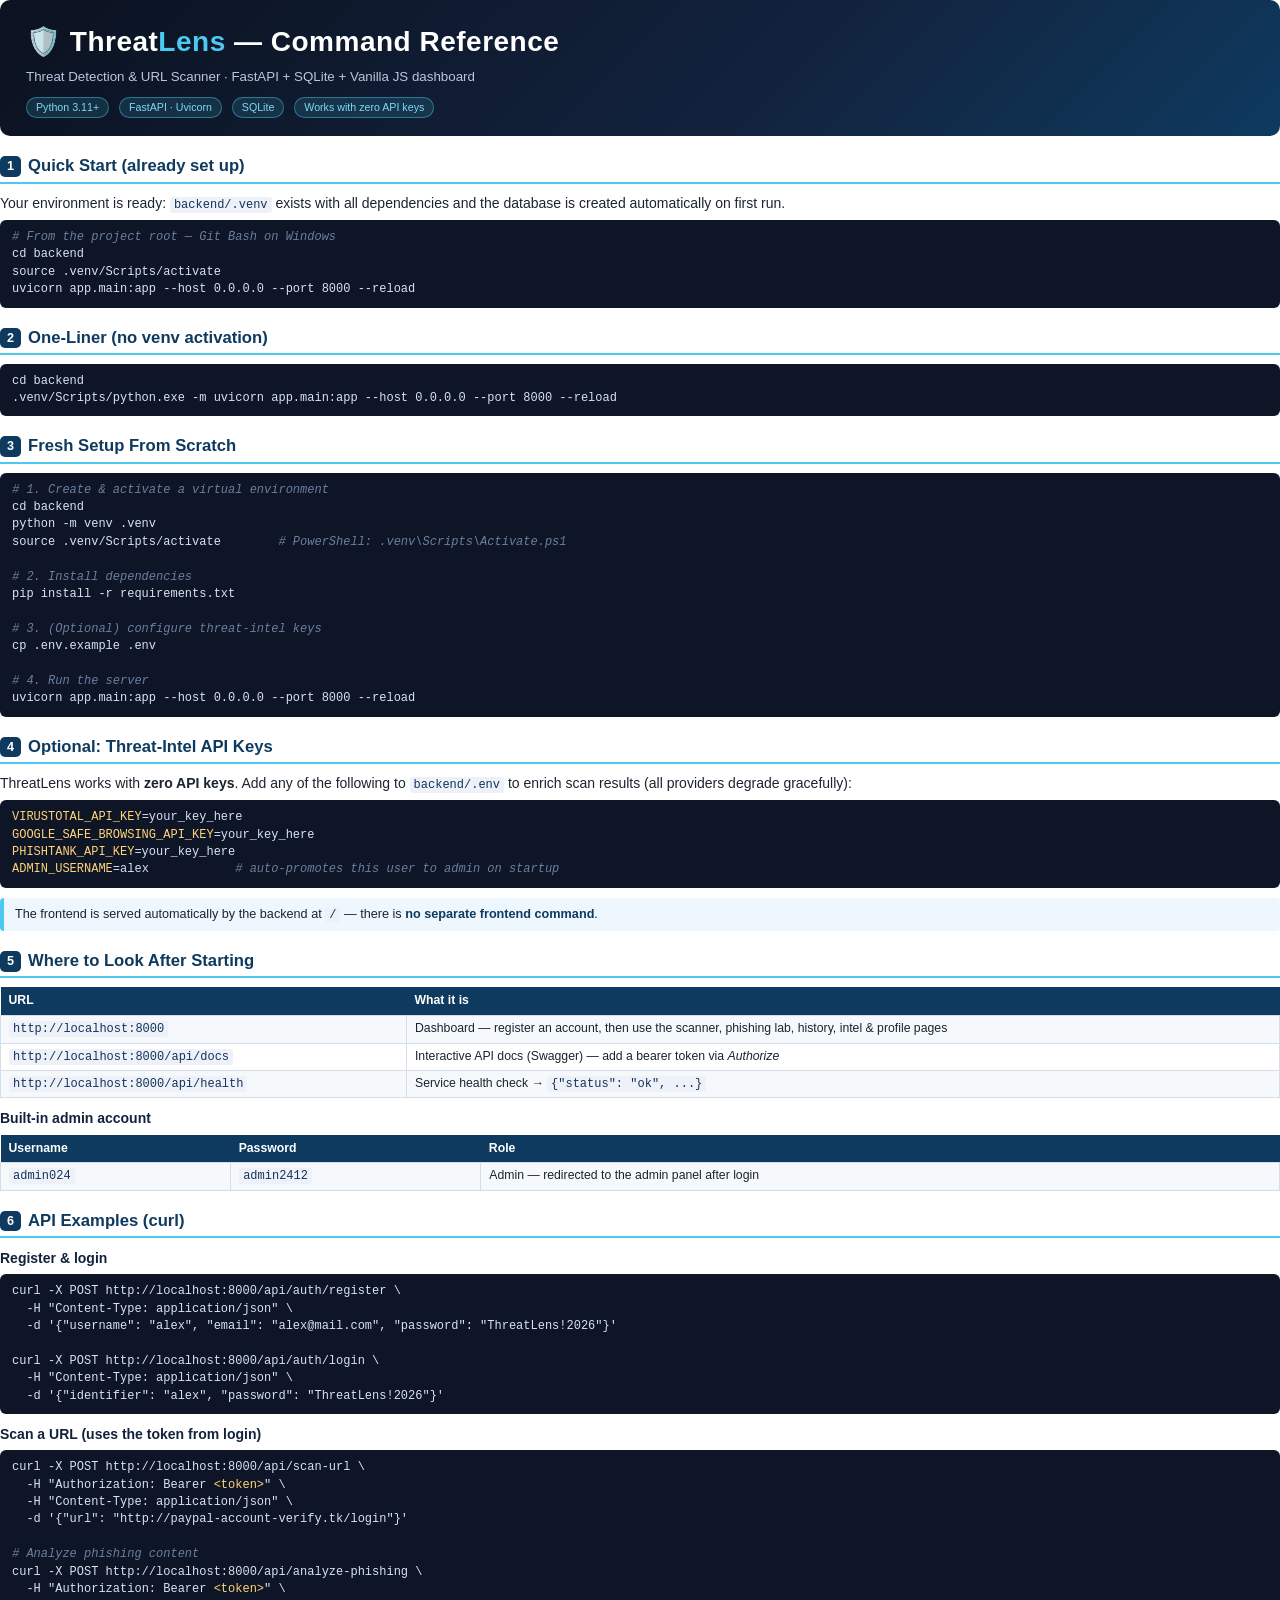
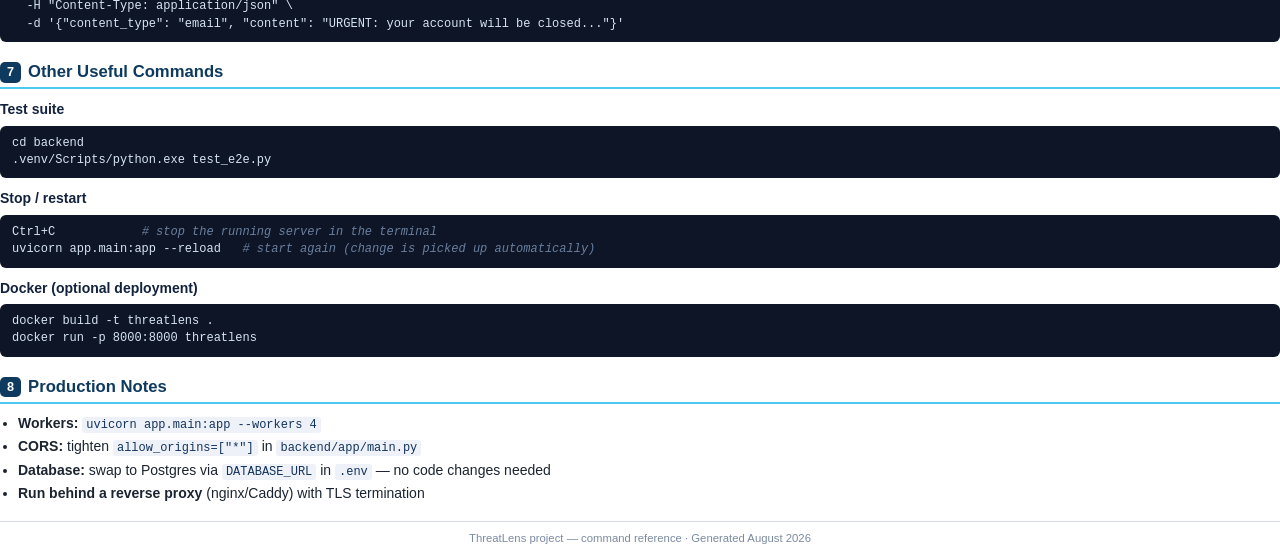
<file: ThreatLens-Commands.html>
<!DOCTYPE html>
<html lang="en">
<head>
<meta charset="UTF-8">
<title>ThreatLens — Command Reference</title>
<style>
  @page {
    size: A4;
    margin: 14mm 13mm 16mm 13mm;
  }
  * { box-sizing: border-box; margin: 0; padding: 0; }
  body {
    font-family: "Segoe UI", "Calibri", Arial, sans-serif;
    font-size: 10.5pt;
    color: #1b2430;
    background: #ffffff;
    line-height: 1.45;
  }
  /* ---------- Header ---------- */
  .hero {
    background: linear-gradient(135deg, #0b1220 0%, #12223d 60%, #0e3a5f 100%);
    color: #fff;
    border-radius: 10px;
    padding: 22px 26px 18px 26px;
    margin-bottom: 16px;
  }
  .hero h1 { font-size: 21pt; letter-spacing: .5px; margin-bottom: 4px; }
  .hero h1 span { color: #4cc9f0; }
  .hero p { color: #b8c7dd; font-size: 10pt; }
  .hero .badges { margin-top: 10px; }
  .badge {
    display: inline-block;
    background: rgba(76,201,240,.14);
    border: 1px solid rgba(76,201,240,.45);
    color: #7dd8f5;
    font-size: 8pt;
    padding: 2px 9px;
    border-radius: 20px;
    margin-right: 6px;
  }
  /* ---------- Sections ---------- */
  h2 {
    font-size: 12.5pt;
    color: #0e3a5f;
    border-bottom: 2px solid #4cc9f0;
    padding-bottom: 3px;
    margin: 18px 0 9px 0;
  }
  h2 .num {
    display: inline-block;
    background: #0e3a5f;
    color: #fff;
    border-radius: 5px;
    font-size: 9.5pt;
    padding: 1px 7px;
    margin-right: 7px;
    vertical-align: 1px;
  }
  h3 {
    font-size: 10.5pt;
    color: #12223d;
    margin: 10px 0 4px 0;
  }
  p { margin: 4px 0; }
  ul { margin: 4px 0 6px 18px; }
  li { margin: 2px 0; }
  a { color: #0e6aa8; text-decoration: none; }
  .note {
    background: #eef7fd;
    border-left: 4px solid #4cc9f0;
    border-radius: 4px;
    padding: 7px 11px;
    margin: 8px 0;
    font-size: 9.5pt;
  }
  .note.warn { background: #fdf3e7; border-left-color: #f0a04c; }
  .note.green { background: #edf8ef; border-left-color: #4caf7d; }
  .note strong { color: #0e3a5f; }
  /* ---------- Code blocks ---------- */
  pre {
    background: #0d1526;
    color: #d7e3f4;
    font-family: "Cascadia Code", "Consolas", "Courier New", monospace;
    font-size: 9pt;
    border-radius: 6px;
    padding: 9px 12px;
    margin: 6px 0 10px 0;
    white-space: pre-wrap;
    word-break: break-word;
    page-break-inside: avoid;
  }
  pre .c  { color: #6b7f9e; font-style: italic; }   /* comment */
  pre .v  { color: #ffd479; }                        /* variable/placeholder */
  pre .ok { color: #4caf7d; }
  code {
    font-family: "Cascadia Code", "Consolas", "Courier New", monospace;
    font-size: 9pt;
    background: #eef2f8;
    color: #12335c;
    border-radius: 3px;
    padding: 1px 4px;
  }
  /* ---------- Tables ---------- */
  table {
    width: 100%;
    border-collapse: collapse;
    font-size: 9.2pt;
    margin: 6px 0 10px 0;
  }
  th {
    background: #0e3a5f;
    color: #fff;
    text-align: left;
    padding: 5px 8px;
    font-weight: 600;
  }
  td {
    border: 1px solid #d4dde8;
    padding: 4px 8px;
    vertical-align: top;
  }
  tr:nth-child(even) td { background: #f6f9fc; }
  /* ---------- Footer ---------- */
  .footer {
    margin-top: 18px;
    padding-top: 8px;
    border-top: 1px solid #d4dde8;
    font-size: 8.5pt;
    color: #7c8aa0;
    text-align: center;
  }
</style>
</head>
<body>

<div class="hero">
  <h1>🛡️ Threat<span>Lens</span> — Command Reference</h1>
  <p>Threat Detection &amp; URL Scanner · FastAPI + SQLite + Vanilla JS dashboard</p>
  <div class="badges">
    <span class="badge">Python 3.11+</span>
    <span class="badge">FastAPI · Uvicorn</span>
    <span class="badge">SQLite</span>
    <span class="badge">Works with zero API keys</span>
  </div>
</div>

<h2><span class="num">1</span>Quick Start (already set up)</h2>
<p>Your environment is ready: <code>backend/.venv</code> exists with all dependencies and the
database is created automatically on first run.</p>
<pre><span class="c"># From the project root — Git Bash on Windows</span>
cd backend
source .venv/Scripts/activate
uvicorn app.main:app --host 0.0.0.0 --port 8000 --reload</pre>

<h2><span class="num">2</span>One-Liner (no venv activation)</h2>
<pre>cd backend
.venv/Scripts/python.exe -m uvicorn app.main:app --host 0.0.0.0 --port 8000 --reload</pre>

<h2><span class="num">3</span>Fresh Setup From Scratch</h2>
<pre><span class="c"># 1. Create &amp; activate a virtual environment</span>
cd backend
python -m venv .venv
source .venv/Scripts/activate        <span class="c"># PowerShell: .venv\Scripts\Activate.ps1</span>

<span class="c"># 2. Install dependencies</span>
pip install -r requirements.txt

<span class="c"># 3. (Optional) configure threat-intel keys</span>
cp .env.example .env

<span class="c"># 4. Run the server</span>
uvicorn app.main:app --host 0.0.0.0 --port 8000 --reload</pre>

<h2><span class="num">4</span>Optional: Threat-Intel API Keys</h2>
<p>ThreatLens works with <strong>zero API keys</strong>. Add any of the following to
<code>backend/.env</code> to enrich scan results (all providers degrade gracefully):</p>
<pre><span class="v">VIRUSTOTAL_API_KEY</span>=your_key_here
<span class="v">GOOGLE_SAFE_BROWSING_API_KEY</span>=your_key_here
<span class="v">PHISHTANK_API_KEY</span>=your_key_here
<span class="v">ADMIN_USERNAME</span>=alex            <span class="c"># auto-promotes this user to admin on startup</span></pre>
<p class="note">The frontend is served automatically by the backend at <code>/</code> —
there is <strong>no separate frontend command</strong>.</p>

<h2><span class="num">5</span>Where to Look After Starting</h2>
<table>
  <tr><th>URL</th><th>What it is</th></tr>
  <tr><td><code>http://localhost:8000</code></td><td>Dashboard — register an account, then use the scanner, phishing lab, history, intel &amp; profile pages</td></tr>
  <tr><td><code>http://localhost:8000/api/docs</code></td><td>Interactive API docs (Swagger) — add a bearer token via <em>Authorize</em></td></tr>
  <tr><td><code>http://localhost:8000/api/health</code></td><td>Service health check → <code>{"status": "ok", ...}</code></td></tr>
</table>

<h3>Built-in admin account</h3>
<table>
  <tr><th>Username</th><th>Password</th><th>Role</th></tr>
  <tr><td><code>admin024</code></td><td><code>admin2412</code></td><td>Admin — redirected to the admin panel after login</td></tr>
</table>

<h2><span class="num">6</span>API Examples (curl)</h2>
<h3>Register &amp; login</h3>
<pre>curl -X POST http://localhost:8000/api/auth/register \
  -H "Content-Type: application/json" \
  -d '{"username": "alex", "email": "alex@mail.com", "password": "ThreatLens!2026"}'

curl -X POST http://localhost:8000/api/auth/login \
  -H "Content-Type: application/json" \
  -d '{"identifier": "alex", "password": "ThreatLens!2026"}'</pre>

<h3>Scan a URL (uses the token from login)</h3>
<pre>curl -X POST http://localhost:8000/api/scan-url \
  -H "Authorization: Bearer <span class="v">&lt;token&gt;</span>" \
  -H "Content-Type: application/json" \
  -d '{"url": "http://paypal-account-verify.tk/login"}'

<span class="c"># Analyze phishing content</span>
curl -X POST http://localhost:8000/api/analyze-phishing \
  -H "Authorization: Bearer <span class="v">&lt;token&gt;</span>" \
  -H "Content-Type: application/json" \
  -d '{"content_type": "email", "content": "URGENT: your account will be closed..."}'</pre>

<h2><span class="num">7</span>Other Useful Commands</h2>
<h3>Test suite</h3>
<pre>cd backend
.venv/Scripts/python.exe test_e2e.py</pre>

<h3>Stop / restart</h3>
<pre>Ctrl+C            <span class="c"># stop the running server in the terminal</span>
uvicorn app.main:app --reload   <span class="c"># start again (change is picked up automatically)</span></pre>

<h3>Docker (optional deployment)</h3>
<pre>docker build -t threatlens .
docker run -p 8000:8000 threatlens</pre>

<h2><span class="num">8</span>Production Notes</h2>
<ul>
  <li><strong>Workers:</strong> <code>uvicorn app.main:app --workers 4</code></li>
  <li><strong>CORS:</strong> tighten <code>allow_origins=["*"]</code> in <code>backend/app/main.py</code></li>
  <li><strong>Database:</strong> swap to Postgres via <code>DATABASE_URL</code> in <code>.env</code> — no code changes needed</li>
  <li><strong>Run behind a reverse proxy</strong> (nginx/Caddy) with TLS termination</li>
</ul>

<div class="footer">
  ThreatLens project — command reference · Generated August 2026
</div>

</body>
</html>
</file>
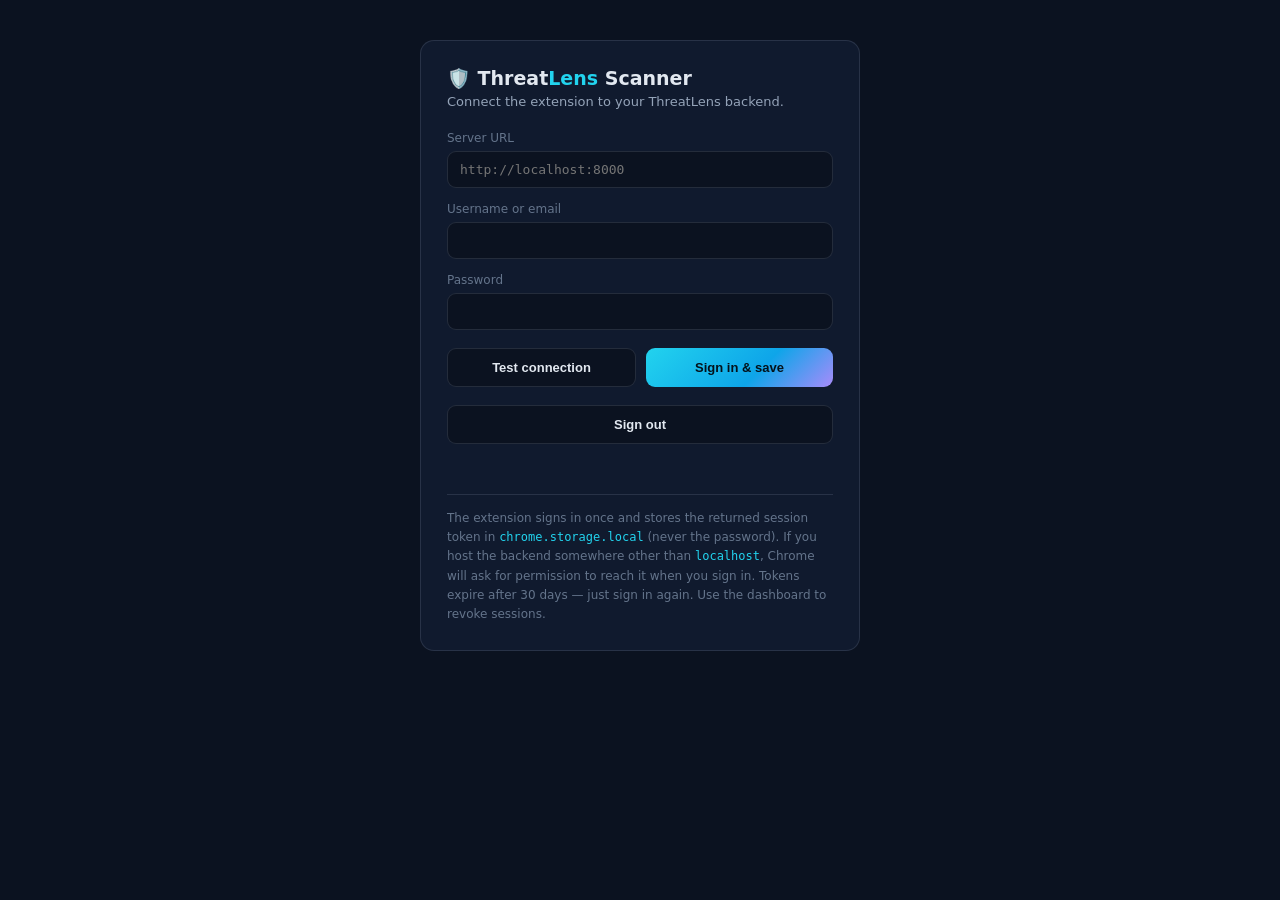
<file: extension/options.html>
<!DOCTYPE html>
<html lang="en">
<head>
<meta charset="UTF-8" />
<title>ThreatLens Scanner — Settings</title>
<style>
  :root {
    --bg: #0b1220; --panel: #101a2e; --border: rgba(148,163,184,0.18);
    --text: #e2e8f0; --dim: #94a3b8; --mute: #64748b;
    --cyan: #22d3ee; --safe: #34d399; --danger: #f87171;
  }
  * { box-sizing: border-box; margin: 0; padding: 0; }
  body {
    font-family: "Segoe UI", system-ui, sans-serif;
    background: var(--bg); color: var(--text); min-height: 100vh; padding: 40px 16px;
  }
  .card {
    max-width: 440px; margin: 0 auto; background: var(--panel);
    border: 1px solid var(--border); border-radius: 14px; padding: 26px;
  }
  h1 { font-size: 19px; margin-bottom: 4px; }
  h1 span { color: var(--cyan); }
  .sub { color: var(--dim); font-size: 13px; margin-bottom: 22px; }
  .field { margin-bottom: 14px; }
  label { display: block; font-size: 12px; color: var(--mute); margin-bottom: 6px; }
  input {
    width: 100%; background: var(--bg); color: var(--text);
    border: 1px solid var(--border); border-radius: 9px; padding: 10px 12px;
    font-size: 13px; outline: none; font-family: "Cascadia Code", Consolas, monospace;
  }
  input:focus { border-color: rgba(34, 211, 238, 0.55); }
  .row { display: flex; gap: 10px; margin-top: 18px; }
  button {
    flex: 1; border: none; cursor: pointer; border-radius: 9px; padding: 11px;
    font-weight: 600; font-size: 13px; background: var(--bg); color: var(--text);
    border: 1px solid var(--border); transition: border-color .2s, color .2s;
  }
  button:hover { color: var(--cyan); border-color: rgba(34, 211, 238, 0.5); }
  button.primary {
    background: linear-gradient(135deg, #22d3ee, #0ea5e9 60%, #a78bfa); color: #04121a; border: none;
  }
  button.primary:hover { color: #04121a; }
  button.danger:hover { color: var(--danger); border-color: rgba(248, 113, 113, 0.5); }
  #status { margin-top: 14px; font-size: 13px; color: var(--dim); min-height: 18px; }
  #status.ok { color: var(--safe); }
  .note { margin-top: 18px; padding-top: 14px; border-top: 1px solid var(--border); color: var(--mute); font-size: 12px; line-height: 1.6; }
  .note code { color: var(--cyan); }
</style>
</head>
<body>
  <div class="card">
    <h1>🛡️ Threat<span>Lens</span> Scanner</h1>
    <p class="sub">Connect the extension to your ThreatLens backend.</p>

    <div class="field">
      <label for="server">Server URL</label>
      <input id="server" type="text" placeholder="http://localhost:8000" spellcheck="false" />
    </div>
    <div class="field">
      <label for="username">Username or email</label>
      <input id="username" type="text" autocomplete="username" spellcheck="false" />
    </div>
    <div class="field">
      <label for="password">Password</label>
      <input id="password" type="password" autocomplete="current-password" />
    </div>

    <div class="row">
      <button id="testBtn">Test connection</button>
      <button id="saveBtn" class="primary">Sign in &amp; save</button>
    </div>
    <div class="row">
      <button id="signOutBtn" class="danger">Sign out</button>
    </div>

    <div id="status" role="status"></div>

    <p class="note">
      The extension signs in once and stores the returned session token in
      <code>chrome.storage.local</code> (never the password). If you host the
      backend somewhere other than <code>localhost</code>, Chrome will ask for
      permission to reach it when you sign in. Tokens expire after 30 days —
      just sign in again. Use the dashboard to revoke sessions.
    </p>
  </div>

  <script src="shared.js"></script>
  <script src="options.js"></script>
</body>
</html>
</file>
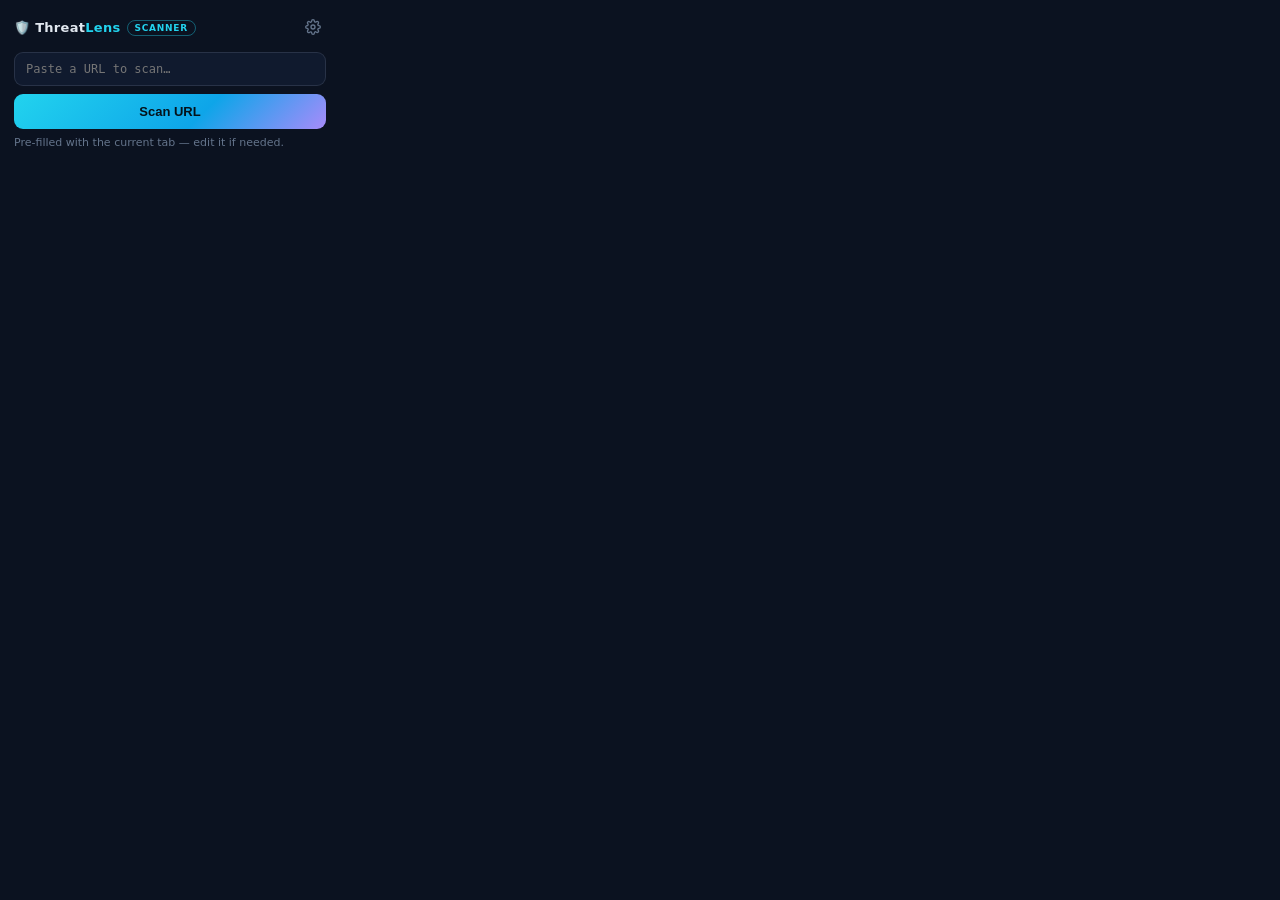
<file: extension/popup.html>
<!DOCTYPE html>
<html lang="en">
<head>
<meta charset="UTF-8" />
<style>
  :root {
    --bg: #0b1220;
    --panel: #101a2e;
    --border: rgba(148, 163, 184, 0.18);
    --text: #e2e8f0;
    --dim: #94a3b8;
    --mute: #64748b;
    --cyan: #22d3ee;
    --safe: #34d399;
    --low: #a3e635;
    --suspicious: #fbbf24;
    --danger: #f87171;
  }
  * { box-sizing: border-box; margin: 0; padding: 0; }
  body {
    width: 340px;
    font-family: "Segoe UI", system-ui, sans-serif;
    background: var(--bg);
    color: var(--text);
    font-size: 13px;
    padding: 14px;
  }
  .bar { display: flex; align-items: center; justify-content: space-between; margin-bottom: 12px; }
  .brand { font-weight: 700; letter-spacing: 0.3px; }
  .brand span { color: var(--cyan); }
  .brand .tag {
    font-size: 9px; font-weight: 600; letter-spacing: 0.08em; text-transform: uppercase;
    color: var(--cyan); border: 1px solid rgba(34, 211, 238, 0.4); border-radius: 999px;
    padding: 2px 7px; margin-left: 6px; vertical-align: 1px;
  }
  .icon-btn {
    background: transparent; border: none; color: var(--mute); cursor: pointer;
    width: 26px; height: 26px; border-radius: 6px; display: grid; place-items: center;
  }
  .icon-btn:hover { color: var(--cyan); background: rgba(34, 211, 238, 0.1); }
  .icon-btn svg { width: 16px; height: 16px; }
  .url {
    width: 100%; background: var(--panel); color: var(--text);
    border: 1px solid var(--border); border-radius: 9px; padding: 9px 11px;
    font-family: "Cascadia Code", Consolas, monospace; font-size: 12px; outline: none;
  }
  .url:focus { border-color: rgba(34, 211, 238, 0.55); }
  .btn {
    width: 100%; margin-top: 8px; border: none; cursor: pointer; border-radius: 9px;
    padding: 10px; font-weight: 600; font-size: 13px; background: var(--panel);
    color: var(--text); border: 1px solid var(--border); transition: border-color .2s, color .2s;
  }
  .btn:hover { color: var(--cyan); border-color: rgba(34, 211, 238, 0.5); }
  .btn.primary {
    background: linear-gradient(135deg, #22d3ee, #0ea5e9 60%, #a78bfa); color: #04121a; border: none;
  }
  .btn.primary:hover { color: #04121a; }
  .btn.primary:disabled { opacity: 0.6; cursor: wait; }
  .hint { color: var(--mute); font-size: 11px; margin-top: 7px; }
  .status { color: var(--dim); font-size: 12px; margin-top: 8px; min-height: 16px; }
  .warn { color: var(--suspicious); font-size: 12px; margin-top: 8px; }
  .warn a { color: var(--cyan); }
  .center { text-align: center; padding: 18px 0 8px; }
  .center p { color: var(--dim); margin-bottom: 12px; }

  .results { margin-top: 12px; }
  .ring-wrap { text-align: center; }
  .ring {
    width: 108px; height: 108px; border-radius: 50%; margin: 6px auto;
    display: grid; place-items: center; position: relative;
    background: conic-gradient(var(--safe) 0deg, rgba(148, 163, 184, 0.15) 0deg);
    transition: background 0.6s;
  }
  .ring::before {
    content: ""; position: absolute; inset: 9px; border-radius: 50%; background: var(--bg);
  }
  .ring__val { position: relative; z-index: 1; font-weight: 700; font-size: 30px; font-family: "Space Grotesk", sans-serif; }
  .ring__unit { position: relative; z-index: 1; font-size: 10px; color: var(--mute); text-align: center; margin-top: -18px; }
  .verdict {
    display: inline-block; font-weight: 700; letter-spacing: 0.08em; text-transform: uppercase;
    font-size: 11px; padding: 5px 13px; border-radius: 999px; border: 1px solid; margin-top: 6px;
  }
  .verdict.v-safe { color: var(--safe); border-color: rgba(52, 211, 153, 0.45); background: rgba(52, 211, 153, 0.1); }
  .verdict.v-low { color: var(--low); border-color: rgba(163, 230, 53, 0.45); background: rgba(163, 230, 53, 0.1); }
  .verdict.v-suspicious { color: var(--suspicious); border-color: rgba(251, 191, 36, 0.45); background: rgba(251, 191, 36, 0.1); }
  .verdict.v-danger { color: var(--danger); border-color: rgba(248, 113, 113, 0.5); background: rgba(248, 113, 113, 0.12); }
  .scan-url { font-family: "Cascadia Code", Consolas, monospace; font-size: 11.5px; color: var(--dim); word-break: break-all; margin-top: 9px; }
  .meta { font-family: "Cascadia Code", Consolas, monospace; font-size: 11px; color: var(--mute); margin-top: 3px; }
  .findings { display: flex; flex-direction: column; gap: 6px; margin-top: 12px; max-height: 210px; overflow: auto; }
  .finding {
    display: grid; grid-template-columns: 40px 1fr; gap: 8px; align-items: start;
    background: var(--panel); border: 1px solid var(--border); border-left: 3px solid var(--mute);
    border-radius: 8px; padding: 7px 9px;
  }
  .finding.f-critical { border-left-color: var(--danger); }
  .finding.f-high { border-left-color: var(--suspicious); }
  .finding.f-medium { border-left-color: var(--cyan); }
  .finding.f-low { border-left-color: var(--dim); }
  .finding.f-info { border-left-color: #a78bfa; }
  .finding.f-positive { border-left-color: var(--safe); }
  .f-pts { font-weight: 700; font-size: 12px; text-align: center; background: rgba(148, 163, 184, 0.12); border-radius: 6px; padding: 4px 0; }
  .f-pts.pos { color: var(--safe); }
  .f-pts.neg { color: var(--danger); }
  .f-title { font-weight: 600; font-size: 12px; }
  .f-detail { color: var(--dim); font-size: 11px; margin-top: 1px; }
  .more { text-align: center; color: var(--mute); font-size: 11px; }
  .report-link { display: block; text-align: center; color: var(--cyan); font-size: 12px; margin-top: 12px; text-decoration: none; }
  .report-link:hover { text-decoration: underline; }
</style>
</head>
<body>
  <div class="bar">
    <span class="brand">🛡️ Threat<span>Lens</span><span class="tag">scanner</span></span>
    <button class="icon-btn" id="optionsBtn" title="Settings" aria-label="Open settings">
      <svg viewBox="0 0 24 24" fill="none" stroke="currentColor" stroke-width="2" stroke-linecap="round" stroke-linejoin="round">
        <circle cx="12" cy="12" r="3"/><path d="M19.4 15a1.65 1.65 0 0 0 .33 1.82l.06.06a2 2 0 0 1 0 2.83 2 2 0 0 1-2.83 0l-.06-.06a1.65 1.65 0 0 0-1.82-.33 1.65 1.65 0 0 0-1 1.51V21a2 2 0 0 1-2 2 2 2 0 0 1-2-2v-.09A1.65 1.65 0 0 0 9 19.4a1.65 1.65 0 0 0-1.82.33l-.06.06a2 2 0 0 1-2.83 0 2 2 0 0 1 0-2.83l.06-.06a1.65 1.65 0 0 0 .33-1.82 1.65 1.65 0 0 0-1.51-1H3a2 2 0 0 1-2-2 2 2 0 0 1 2-2h.09A1.65 1.65 0 0 0 4.6 9a1.65 1.65 0 0 0-.33-1.82l-.06-.06a2 2 0 0 1 0-2.83 2 2 0 0 1 2.83 0l.06.06a1.65 1.65 0 0 0 1.82.33H9a1.65 1.65 0 0 0 1-1.51V3a2 2 0 0 1 2-2 2 2 0 0 1 2 2v.09a1.65 1.65 0 0 0 1 1.51 1.65 1.65 0 0 0 1.82-.33l.06-.06a2 2 0 0 1 2.83 0 2 2 0 0 1 0 2.83l-.06.06a1.65 1.65 0 0 0-.33 1.82V9a1.65 1.65 0 0 0 1.51 1H21a2 2 0 0 1 2 2 2 2 0 0 1-2 2h-.09a1.65 1.65 0 0 0-1.51 1z"/>
      </svg>
    </button>
  </div>

  <div id="unconfigured" class="center" hidden>
    <p>ThreatLens isn't configured yet.<br>Sign in to your server in the settings.</p>
    <button class="btn primary" id="openOptions">Open settings</button>
  </div>

  <div id="scanArea">
    <input id="urlInput" class="url" type="text" placeholder="Paste a URL to scan…" spellcheck="false" aria-label="URL to scan" />
    <button class="btn primary" id="scanBtn">Scan URL</button>
    <p class="hint">Pre-filled with the current tab — edit it if needed.</p>
    <div id="status" class="status" role="status"></div>
    <div id="reauth" class="warn" hidden>
      Your session expired or the server rejected the token —
      <a href="#" id="reauthLink">re-sign in</a>.
    </div>
  </div>

  <div id="results" class="results" hidden>
    <div class="ring-wrap">
      <div class="ring" id="scoreRing"><span class="ring__val" id="scoreValue">—</span></div>
    </div>
    <div style="text-align:center"><span class="verdict" id="verdict">—</span></div>
    <div class="scan-url" id="scanUrl"></div>
    <div class="meta" id="scanMeta"></div>
    <div id="findings" class="findings"></div>
    <a class="report-link" id="openReport" href="#" target="_blank" hidden>Open full report →</a>
  </div>

  <script src="shared.js"></script>
  <script src="popup.js"></script>
</body>
</html>
</file>
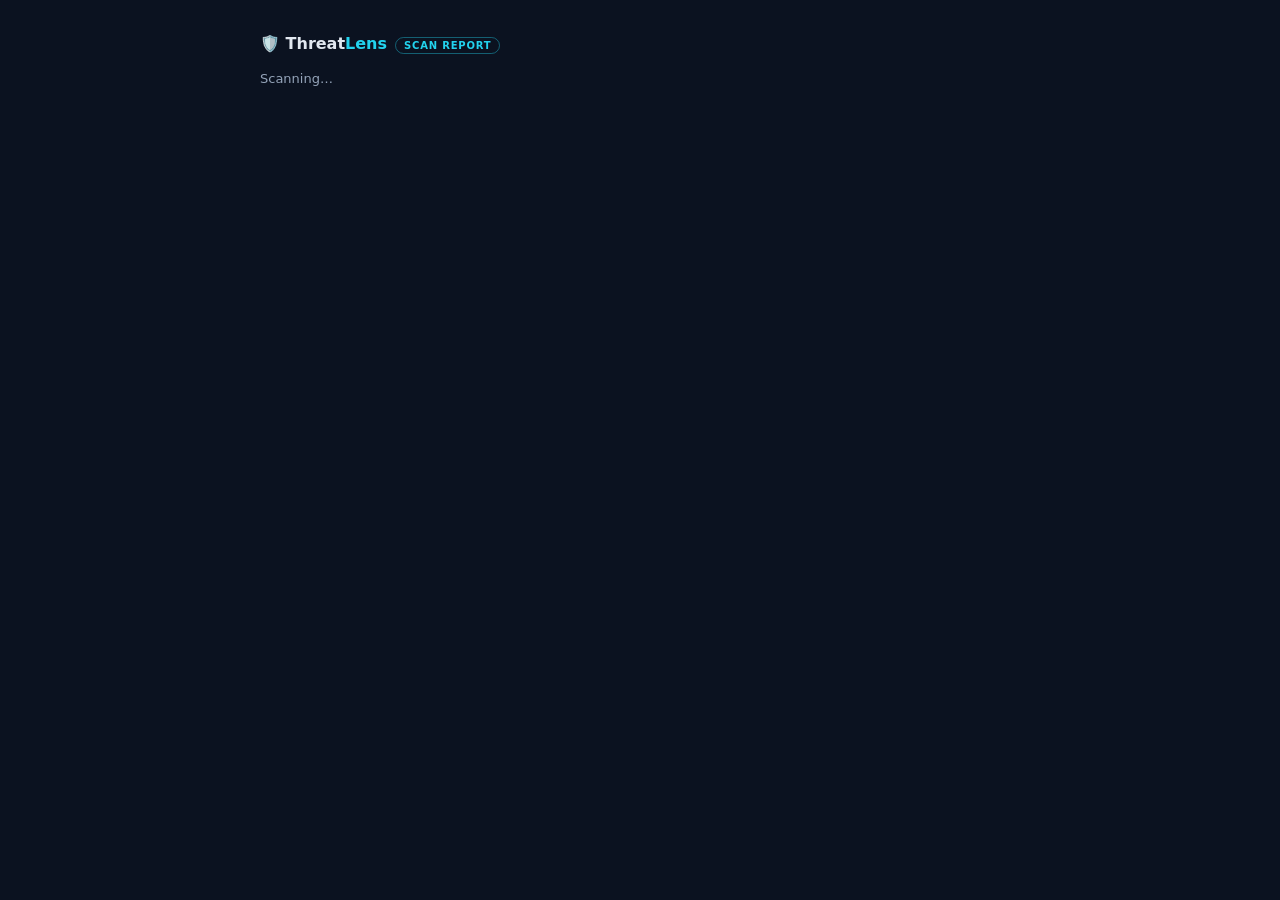
<file: extension/results.html>
<!DOCTYPE html>
<html lang="en">
<head>
<meta charset="UTF-8" />
<title>ThreatLens Scan Report</title>
<style>
  :root {
    --bg: #0b1220; --panel: #101a2e; --border: rgba(148,163,184,0.18);
    --text: #e2e8f0; --dim: #94a3b8; --mute: #64748b;
    --cyan: #22d3ee; --safe: #34d399; --low: #a3e635; --suspicious: #fbbf24; --danger: #f87171; --violet: #a78bfa;
  }
  * { box-sizing: border-box; margin: 0; padding: 0; }
  body {
    font-family: "Segoe UI", system-ui, sans-serif;
    background: var(--bg); color: var(--text); min-height: 100vh; padding: 34px 18px 60px;
  }
  .wrap { max-width: 760px; margin: 0 auto; }
  .bar { display: flex; align-items: center; justify-content: space-between; margin-bottom: 18px; }
  .brand { font-weight: 700; }
  .brand span { color: var(--cyan); }
  .brand .tag {
    font-size: 10px; font-weight: 600; letter-spacing: 0.08em; text-transform: uppercase;
    color: var(--cyan); border: 1px solid rgba(34,211,238,0.4); border-radius: 999px; padding: 2px 8px; margin-left: 8px;
  }
  .hero {
    display: flex; align-items: center; gap: 26px; background: var(--panel);
    border: 1px solid var(--border); border-radius: 16px; padding: 26px; margin-bottom: 20px;
  }
  .ring {
    width: 132px; height: 132px; border-radius: 50%; flex-shrink: 0; display: grid;
    place-items: center; position: relative; background: conic-gradient(var(--safe) 0deg, rgba(148,163,184,0.15) 0deg);
  }
  .ring::before { content: ""; position: absolute; inset: 10px; border-radius: 50%; background: var(--panel); }
  .ring__val { position: relative; z-index: 1; font-weight: 700; font-size: 38px; font-family: "Space Grotesk", sans-serif; }
  .hero__info { min-width: 0; }
  .verdict {
    display: inline-block; font-weight: 700; letter-spacing: 0.08em; text-transform: uppercase;
    font-size: 12px; padding: 6px 15px; border-radius: 999px; border: 1px solid; margin-bottom: 10px;
  }
  .verdict.v-safe { color: var(--safe); border-color: rgba(52,211,153,0.45); background: rgba(52,211,153,0.1); }
  .verdict.v-low { color: var(--low); border-color: rgba(163,230,53,0.45); background: rgba(163,230,53,0.1); }
  .verdict.v-suspicious { color: var(--suspicious); border-color: rgba(251,191,36,0.45); background: rgba(251,191,36,0.1); }
  .verdict.v-danger { color: var(--danger); border-color: rgba(248,113,113,0.5); background: rgba(248,113,113,0.12); }
  .url { font-family: "Cascadia Code", Consolas, monospace; font-size: 13px; word-break: break-all; }
  .meta { font-family: "Cascadia Code", Consolas, monospace; font-size: 11.5px; color: var(--mute); margin-top: 5px; }
  .panel { background: var(--panel); border: 1px solid var(--border); border-radius: 14px; padding: 20px; margin-bottom: 16px; }
  .panel h2 { font-size: 14px; text-transform: uppercase; letter-spacing: 0.07em; color: var(--dim); margin-bottom: 14px; }
  .cats { display: grid; grid-template-columns: repeat(auto-fit, minmax(150px, 1fr)); gap: 10px; }
  .cat { background: var(--bg); border: 1px solid var(--border); border-radius: 10px; padding: 12px 14px; }
  .cat__name { font-size: 11px; text-transform: uppercase; letter-spacing: 0.06em; color: var(--mute); }
  .cat__pts { font-weight: 700; font-size: 20px; font-family: "Space Grotesk", sans-serif; margin-top: 2px; }
  .cat__pts.pos { color: var(--safe); }
  .cat__pts.neg { color: var(--danger); }
  .findings { display: flex; flex-direction: column; gap: 8px; }
  .finding {
    display: grid; grid-template-columns: 54px 1fr; gap: 10px; align-items: start;
    background: var(--bg); border: 1px solid var(--border); border-left: 3px solid var(--mute);
    border-radius: 9px; padding: 9px 11px;
  }
  .finding.f-critical { border-left-color: var(--danger); }
  .finding.f-high { border-left-color: var(--suspicious); }
  .finding.f-medium { border-left-color: var(--cyan); }
  .finding.f-low { border-left-color: var(--dim); }
  .finding.f-info { border-left-color: var(--violet); }
  .finding.f-positive { border-left-color: var(--safe); }
  .f-pts { font-weight: 700; text-align: center; background: rgba(148,163,184,0.12); border-radius: 7px; padding: 5px 0; }
  .f-pts.pos { color: var(--safe); }
  .f-pts.neg { color: var(--danger); }
  .f-title { font-weight: 600; font-size: 13px; }
  .f-detail { color: var(--dim); font-size: 12px; margin-top: 2px; }
  .empty { color: var(--mute); font-size: 13px; }
  .status { color: var(--dim); margin: 18px 0; font-size: 13px; }
  .status.error { color: var(--danger); }
  .link-row { display: flex; gap: 10px; flex-wrap: wrap; margin-top: 16px; }
  a.btn {
    display: inline-block; text-decoration: none; font-weight: 600; font-size: 13px;
    padding: 10px 16px; border-radius: 9px; background: var(--bg); color: var(--text);
    border: 1px solid var(--border); transition: border-color .2s, color .2s;
  }
  a.btn:hover { color: var(--cyan); border-color: rgba(34,211,238,0.5); }
  a.btn.primary { background: linear-gradient(135deg, #22d3ee, #0ea5e9 60%, #a78bfa); color: #04121a; border: none; }
  pre.raw { background: #070b14; border: 1px solid var(--border); border-radius: 10px; padding: 14px; font-size: 11px; line-height: 1.5; max-height: 380px; overflow: auto; white-space: pre-wrap; word-break: break-word; color: #34d399; font-family: "Cascadia Code", Consolas, monospace; }
  [hidden] { display: none !important; }
</style>
</head>
<body>
  <div class="wrap">
    <div class="bar">
      <span class="brand">🛡️ Threat<span>Lens</span><span class="tag">scan report</span></span>
    </div>

    <div id="loading" class="status">Scanning…</div>
    <div id="error" class="status error" hidden></div>

    <div id="report" hidden>
      <div class="hero">
        <div class="ring" id="scoreRing"><span class="ring__val" id="scoreValue">—</span></div>
        <div class="hero__info">
          <div><span class="verdict" id="verdict">—</span></div>
          <div class="url" id="scanUrl"></div>
          <div class="meta" id="scanMeta"></div>
        </div>
      </div>

      <div class="panel">
        <h2>Category totals</h2>
        <div class="cats" id="cats"></div>
      </div>

      <div class="panel">
        <h2>Findings</h2>
        <div class="findings" id="findings"></div>
      </div>

      <div class="link-row">
        <a class="btn primary" id="openDashboard" href="#" target="_blank">Open in dashboard →</a>
        <a class="btn" id="rescan" href="#">Rescan</a>
        <a class="btn" id="toggleRaw" href="#">Show raw JSON</a>
      </div>

      <pre class="raw" id="raw" hidden></pre>
    </div>
  </div>

  <script src="shared.js"></script>
  <script src="results.js"></script>
</body>
</html>
</file>
